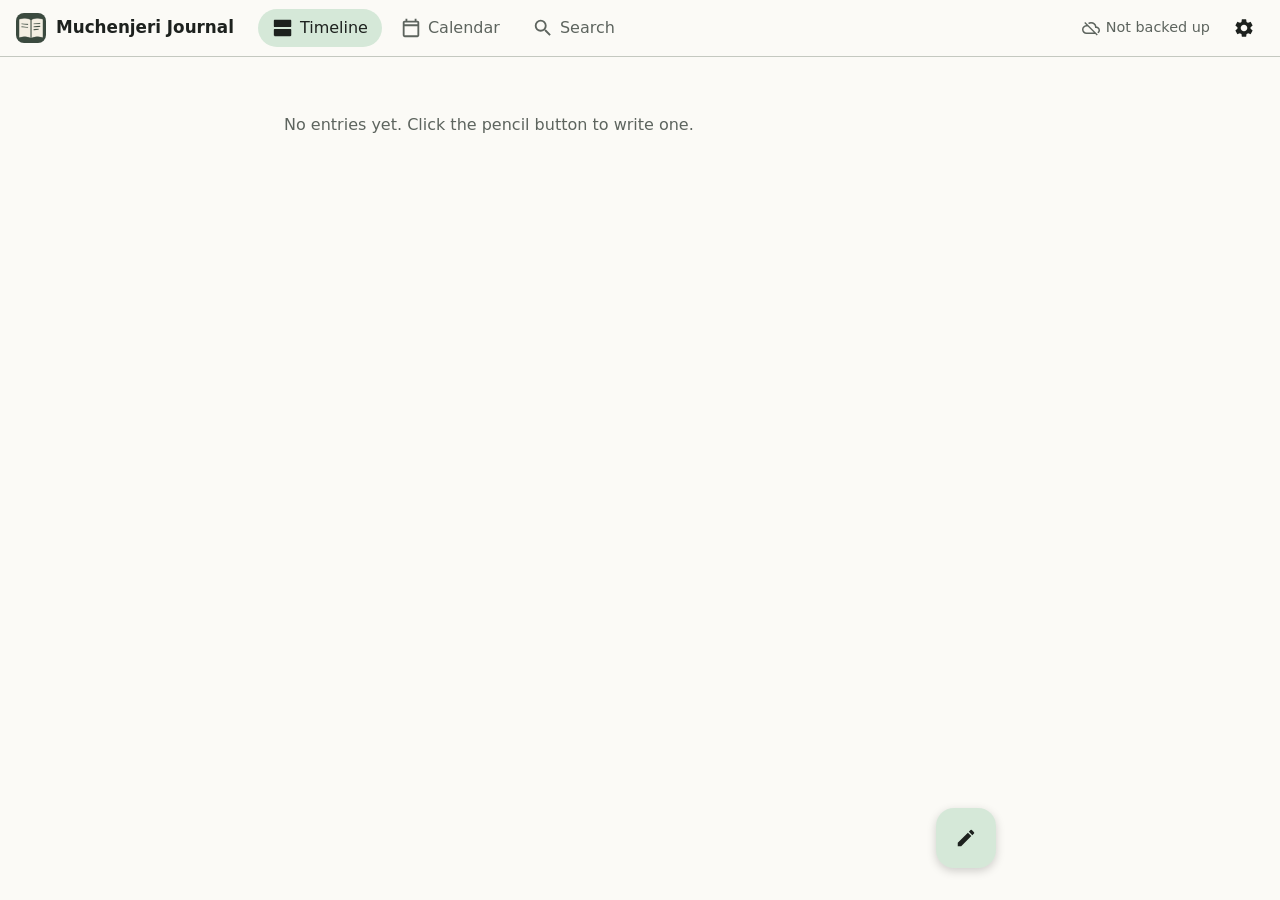
<file: journal/index.html>
<!doctype html>
<html lang="en">
<head>
<meta charset="utf-8">
<meta name="viewport" content="width=device-width, initial-scale=1, viewport-fit=cover">
<title>Muchenjeri Journal</title>
<meta name="description" content="A personal, offline-first journal that syncs with your own Google Drive.">
<meta name="theme-color" content="#3b4a3f">
<link rel="manifest" href="manifest.webmanifest">
<link rel="icon" href="icons/icon-192.png">
<link rel="apple-touch-icon" href="icons/icon-192.png">
<link rel="stylesheet" href="css/app.css">
<script>
  // Apply a saved theme choice before first paint.
  try { const t = localStorage.getItem('mj-theme'); if (t === 'light' || t === 'dark') document.documentElement.dataset.theme = t; } catch {}
</script>
<script type="module" src="js/app.js"></script>
</head>
<body>
  <header id="topbar">
    <a class="brand" href="#/"><img src="icons/icon-192.png" alt=""><span>Muchenjeri Journal</span></a>
    <nav id="tabs">
      <a href="#/" data-tab="timeline"><span class="ico" data-icon="agenda"></span>Timeline</a>
      <a href="#/calendar" data-tab="calendar"><span class="ico" data-icon="calendar"></span>Calendar</a>
      <a href="#/search" data-tab="search"><span class="ico" data-icon="search"></span>Search</a>
    </nav>
    <div class="top-actions">
      <button id="sync-status" class="status-btn" type="button"></button>
      <a class="icon-btn" href="#/settings" title="Settings" aria-label="Settings"><span class="ico" data-icon="settings"></span></a>
    </div>
  </header>
  <main id="view"><p class="empty">Loading…</p></main>
  <div id="toast" role="status" aria-live="polite"></div>
  <noscript><p class="empty">Muchenjeri Journal needs JavaScript.</p></noscript>
</body>
</html>
</file>
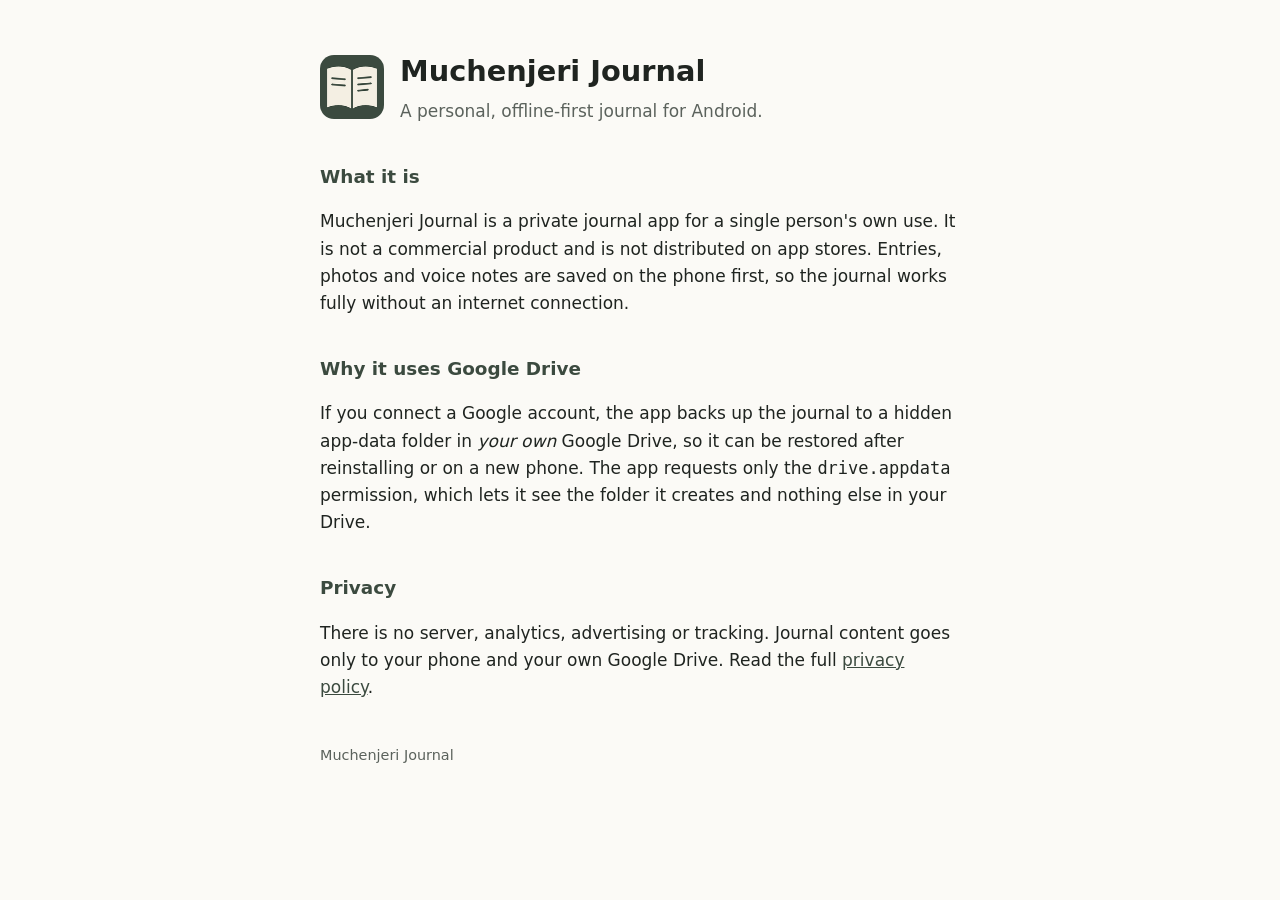
<file: muchenjeri-journal/index.html>
<!doctype html>
<html lang="en">
<head>
<meta charset="utf-8">
<meta name="viewport" content="width=device-width, initial-scale=1">
<title>Muchenjeri Journal</title>
<link rel="icon" href="logo-120.png">
<style>
  :root { --bg: #fbfaf6; --fg: #1f2420; --muted: #5b625c; --accent: #3b4a3f; }
  @media (prefers-color-scheme: dark) { :root { --bg: #161917; --fg: #e8ebe6; --muted: #a7afa8; --accent: #a3d0ae; } }
  body { margin: 0; background: var(--bg); color: var(--fg); font: 17px/1.6 system-ui, -apple-system, "Segoe UI", Roboto, sans-serif; }
  main { max-width: 640px; margin: 0 auto; padding: 48px 16px; }
  header { display: flex; align-items: center; gap: 16px; }
  header img { width: 64px; height: 64px; border-radius: 14px; }
  h1 { font-size: 1.8rem; margin: 0; }
  p.tag { color: var(--muted); margin: 4px 0 0; }
  h2 { font-size: 1.15rem; margin-top: 2em; color: var(--accent); }
  a { color: var(--accent); }
  footer { margin-top: 3em; color: var(--muted); font-size: 0.9rem; }
</style>
</head>
<body>
<main>
  <header>
    <img src="logo-120.png" alt="">
    <div>
      <h1>Muchenjeri Journal</h1>
      <p class="tag">A personal, offline-first journal for Android.</p>
    </div>
  </header>

  <h2>What it is</h2>
  <p>Muchenjeri Journal is a private journal app for a single person's own use. It is not a commercial product
  and is not distributed on app stores. Entries, photos and voice notes are saved on the phone first, so the
  journal works fully without an internet connection.</p>

  <h2>Why it uses Google Drive</h2>
  <p>If you connect a Google account, the app backs up the journal to a hidden app-data folder in
  <em>your own</em> Google Drive, so it can be restored after reinstalling or on a new phone. The app requests only
  the <code>drive.appdata</code> permission, which lets it see the folder it creates and nothing else in your Drive.</p>

  <h2>Privacy</h2>
  <p>There is no server, analytics, advertising or tracking. Journal content goes only to your phone and your own
  Google Drive. Read the full <a href="privacy.html">privacy policy</a>.</p>

  <footer>Muchenjeri Journal</footer>
</main>
</body>
</html>
</file>
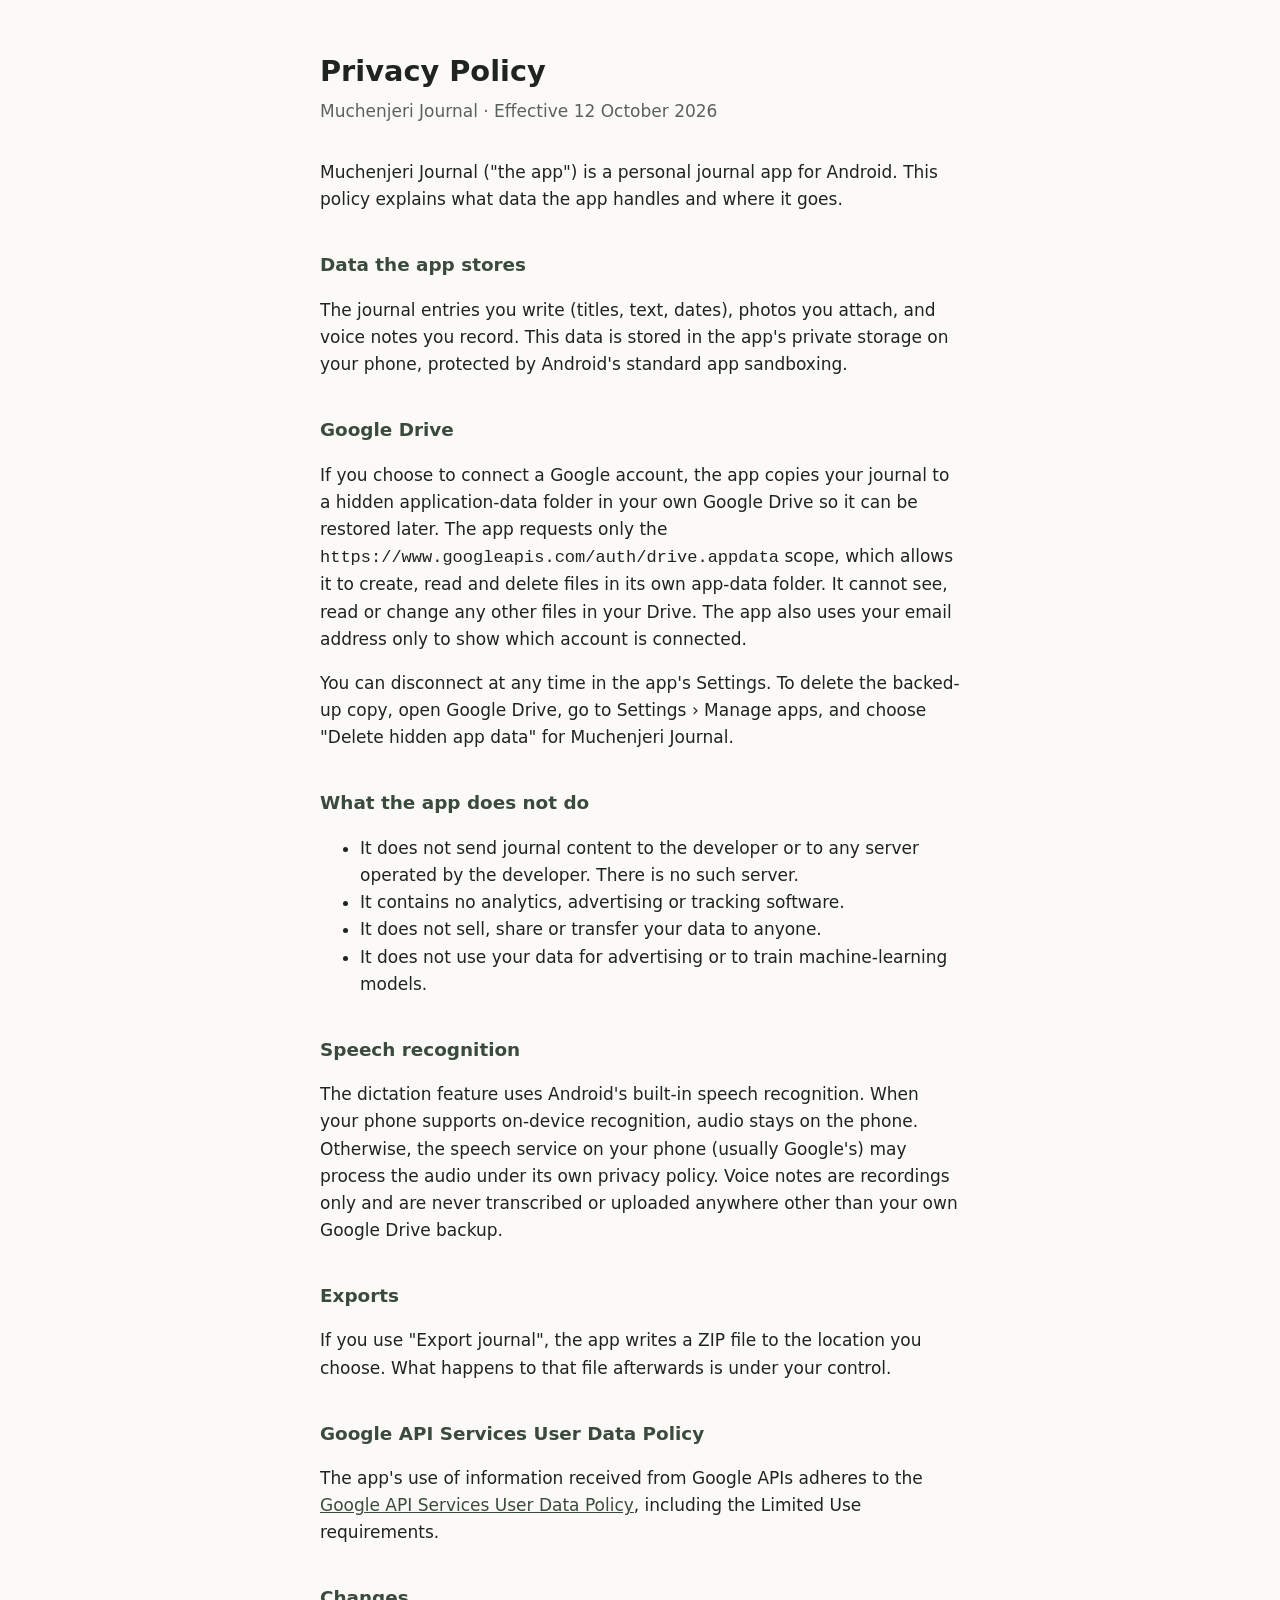
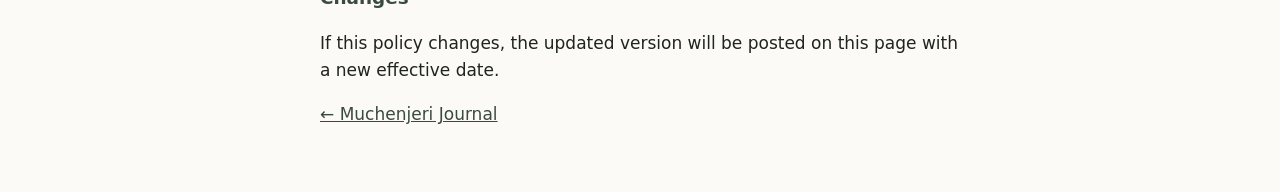
<file: muchenjeri-journal/privacy.html>
<!doctype html>
<html lang="en">
<head>
<meta charset="utf-8">
<meta name="viewport" content="width=device-width, initial-scale=1">
<title>Privacy Policy · Muchenjeri Journal</title>
<link rel="icon" href="logo-120.png">
<style>
  :root { --bg: #fbfaf6; --fg: #1f2420; --muted: #5b625c; --accent: #3b4a3f; }
  @media (prefers-color-scheme: dark) { :root { --bg: #161917; --fg: #e8ebe6; --muted: #a7afa8; --accent: #a3d0ae; } }
  body { margin: 0; background: var(--bg); color: var(--fg); font: 17px/1.6 system-ui, -apple-system, "Segoe UI", Roboto, sans-serif; }
  main { max-width: 640px; margin: 0 auto; padding: 48px 16px; }
  h1 { font-size: 1.8rem; margin: 0 0 4px; }
  p.date { color: var(--muted); margin: 0 0 2em; }
  h2 { font-size: 1.15rem; margin-top: 2em; color: var(--accent); }
  a { color: var(--accent); }
</style>
</head>
<body>
<main>
  <h1>Privacy Policy</h1>
  <p class="date">Muchenjeri Journal · Effective 12 October 2026</p>

  <p>Muchenjeri Journal ("the app") is a personal journal app for Android. This policy explains what data the app
  handles and where it goes.</p>

  <h2>Data the app stores</h2>
  <p>The journal entries you write (titles, text, dates), photos you attach, and voice notes you record. This data
  is stored in the app's private storage on your phone, protected by Android's standard app sandboxing.</p>

  <h2>Google Drive</h2>
  <p>If you choose to connect a Google account, the app copies your journal to a hidden application-data folder in
  your own Google Drive so it can be restored later. The app requests only the
  <code>https://www.googleapis.com/auth/drive.appdata</code> scope, which allows it to create, read and delete
  files in its own app-data folder. It cannot see, read or change any other files in your Drive. The app also uses
  your email address only to show which account is connected.</p>
  <p>You can disconnect at any time in the app's Settings. To delete the backed-up copy, open Google Drive, go to
  Settings &rsaquo; Manage apps, and choose "Delete hidden app data" for Muchenjeri Journal.</p>

  <h2>What the app does not do</h2>
  <ul>
    <li>It does not send journal content to the developer or to any server operated by the developer. There is no such server.</li>
    <li>It contains no analytics, advertising or tracking software.</li>
    <li>It does not sell, share or transfer your data to anyone.</li>
    <li>It does not use your data for advertising or to train machine-learning models.</li>
  </ul>

  <h2>Speech recognition</h2>
  <p>The dictation feature uses Android's built-in speech recognition. When your phone supports on-device
  recognition, audio stays on the phone. Otherwise, the speech service on your phone (usually Google's) may process
  the audio under its own privacy policy. Voice notes are recordings only and are never transcribed or uploaded
  anywhere other than your own Google Drive backup.</p>

  <h2>Exports</h2>
  <p>If you use "Export journal", the app writes a ZIP file to the location you choose. What happens to that file
  afterwards is under your control.</p>

  <h2>Google API Services User Data Policy</h2>
  <p>The app's use of information received from Google APIs adheres to the
  <a href="https://developers.google.com/terms/api-services-user-data-policy">Google API Services User Data Policy</a>,
  including the Limited Use requirements.</p>

  <h2>Changes</h2>
  <p>If this policy changes, the updated version will be posted on this page with a new effective date.</p>

  <p><a href="index.html">&larr; Muchenjeri Journal</a></p>
</main>
</body>
</html>
</file>
<file: journal/css/app.css>
:root {
  --bg: #fbfaf6;
  --surface: #f2f1ea;
  --surface-2: #e8e7df;
  --fg: #1d211e;
  --muted: #5d645e;
  --outline: #c4c8c0;
  --accent: #3b5b45;
  --on-accent: #ffffff;
  --accent-soft: #d5e8d8;
  --danger: #b3261e;
  --danger-soft: #f9dedc;
  --dictate-soft: #e6defa;
  --radius: 14px;
  color-scheme: light;
}
@media (prefers-color-scheme: dark) {
  :root:not([data-theme="light"]) {
    --bg: #151816; --surface: #1e2220; --surface-2: #2a2f2c; --fg: #e6e9e4; --muted: #a6aea7; --outline: #3c433e;
    --accent: #a3d0ae; --on-accent: #0c2015; --accent-soft: #2b4433; --danger: #f2b8b5; --danger-soft: #5a1d1a;
    --dictate-soft: #3a3350; color-scheme: dark;
  }
}
:root[data-theme="dark"] {
  --bg: #151816; --surface: #1e2220; --surface-2: #2a2f2c; --fg: #e6e9e4; --muted: #a6aea7; --outline: #3c433e;
  --accent: #a3d0ae; --on-accent: #0c2015; --accent-soft: #2b4433; --danger: #f2b8b5; --danger-soft: #5a1d1a;
  --dictate-soft: #3a3350; color-scheme: dark;
}

* { box-sizing: border-box; }
html, body { margin: 0; background: var(--bg); color: var(--fg); }
body { font: 16px/1.5 system-ui, -apple-system, "Segoe UI", Roboto, sans-serif; min-height: 100vh; }
a { color: var(--accent); }
button { font: inherit; color: inherit; }
.ico svg { width: 22px; height: 22px; fill: currentColor; display: block; }
.ico { display: inline-flex; }

/* ---- Top bar ---- */
#topbar {
  position: sticky; top: 0; z-index: 10; display: flex; align-items: center; gap: 12px;
  padding: 8px 16px; background: var(--bg); border-bottom: 1px solid var(--outline);
}
.brand { display: flex; align-items: center; gap: 10px; text-decoration: none; color: var(--fg); font-weight: 600; font-size: 1.05rem; white-space: nowrap; }
.brand img { width: 30px; height: 30px; border-radius: 8px; }
#tabs { display: flex; gap: 4px; margin-left: 12px; }
#tabs a { display: flex; align-items: center; gap: 6px; padding: 7px 14px; border-radius: 999px; text-decoration: none; color: var(--muted); font-weight: 500; }
#tabs a.active { background: var(--accent-soft); color: var(--fg); }
.top-actions { margin-left: auto; display: flex; align-items: center; gap: 4px; }
.icon-btn { display: inline-flex; align-items: center; justify-content: center; width: 40px; height: 40px; border-radius: 50%; border: 0; background: none; color: var(--fg); cursor: pointer; text-decoration: none; }
.icon-btn:hover { background: var(--surface-2); }
.status-btn { display: flex; align-items: center; gap: 6px; border: 0; background: none; color: var(--muted); padding: 6px 10px; border-radius: 999px; cursor: pointer; font-size: 0.9rem; white-space: nowrap; }
.status-btn:hover { background: var(--surface-2); }
.status-btn .ico svg { width: 18px; height: 18px; }
.status-btn.error { color: var(--danger); }
.status-btn.action { background: var(--accent); color: var(--on-accent); }

body.editing #topbar { display: none; }

@media (max-width: 720px) {
  .brand span { display: none; }
  #tabs { position: fixed; bottom: 0; left: 0; right: 0; margin: 0; justify-content: space-around; padding: 6px 8px calc(6px + env(safe-area-inset-bottom));
    background: var(--surface); border-top: 1px solid var(--outline); z-index: 10; }
  #tabs a { flex-direction: column; gap: 2px; font-size: 0.8rem; padding: 4px 16px; }
  main { padding-bottom: 90px; }
  body.editing #tabs { display: none; }
}

/* ---- Lists ---- */
main { max-width: 760px; margin: 0 auto; padding: 8px 16px 96px; }
.day-header { position: sticky; top: 57px; background: var(--bg); color: var(--accent); font-weight: 600; font-size: 0.95rem; padding: 14px 4px 6px; z-index: 1; }
@media (max-width: 720px) { .day-header { top: 57px; } }
.card { display: block; width: 100%; text-align: left; background: var(--surface); border: 0; border-radius: var(--radius); padding: 12px 16px; margin: 6px 0; cursor: pointer; color: var(--fg); text-decoration: none; }
.card:hover { background: var(--surface-2); }
.meta { display: flex; align-items: center; gap: 10px; color: var(--muted); font-size: 0.85rem; }
.meta .spacer { flex: 1; }
.meta .ind { display: inline-flex; align-items: center; gap: 3px; }
.meta .ico svg { width: 16px; height: 16px; }
.card h3 { margin: 4px 0 0; font-size: 1.05rem; font-weight: 600; }
.card p { margin: 4px 0 0; color: var(--muted); display: -webkit-box; -webkit-line-clamp: 3; -webkit-box-orient: vertical; overflow: hidden; }
.card mark { background: none; color: var(--accent); font-weight: 700; }
.empty { color: var(--muted); padding: 32px 8px; }
.fab { position: fixed; right: max(24px, calc(50vw - 380px + 24px)); bottom: 32px; width: 60px; height: 60px; border-radius: 18px; border: 0; background: var(--accent-soft); color: var(--fg); box-shadow: 0 3px 10px rgba(0,0,0,.18); cursor: pointer; display: flex; align-items: center; justify-content: center; }
.fab:hover { filter: brightness(0.97); }
@media (max-width: 720px) { .fab { bottom: 92px; right: 20px; } }

/* ---- Calendar ---- */
.cal-head { display: flex; align-items: center; gap: 8px; padding: 12px 0 4px; }
.cal-head input[type="month"] { flex: 1; font: inherit; font-size: 1.1rem; text-align: center; background: none; border: 0; color: var(--accent); font-weight: 600; }
.cal-grid { display: grid; grid-template-columns: repeat(7, 1fr); gap: 2px; text-align: center; }
.cal-grid .dow { color: var(--muted); font-size: 0.8rem; padding: 4px 0; }
.cal-day { aspect-ratio: 1.3; border: 0; background: none; border-radius: 50%; cursor: pointer; display: flex; flex-direction: column; align-items: center; justify-content: center; max-width: 64px; margin: 0 auto; width: 100%; }
.cal-day:hover { background: var(--surface-2); }
.cal-day.today { color: var(--accent); font-weight: 700; }
.cal-day.has { font-weight: 700; }
.cal-day .dot { width: 5px; height: 5px; border-radius: 50%; margin-top: 2px; }
.cal-day.has .dot { background: var(--accent); }
.cal-day.selected { background: var(--accent); color: var(--on-accent); }
.cal-day.selected .dot { background: var(--on-accent); }

/* ---- Search ---- */
.search-box { display: flex; align-items: center; gap: 8px; border: 1px solid var(--outline); border-radius: 12px; padding: 4px 12px; margin: 12px 0; background: var(--bg); }
.search-box input { flex: 1; border: 0; background: none; font: inherit; padding: 10px 0; color: var(--fg); outline: none; }
.search-box:focus-within { border-color: var(--accent); }

/* ---- Editor ---- */
.editor-bar { position: sticky; top: 0; z-index: 5; display: flex; align-items: center; gap: 4px; padding: 8px 0; background: var(--bg); }
.editor-bar .date { flex: 1; min-width: 0; border: 0; background: none; text-align: left; cursor: pointer; padding: 4px 8px; border-radius: 8px; }
.editor-bar .date:hover { background: var(--surface-2); }
.editor-bar .date b { display: block; font-size: 1.05rem; font-weight: 600; white-space: nowrap; overflow: hidden; text-overflow: ellipsis; }
.editor-bar .date small { color: var(--muted); font-size: 0.8rem; }
.done-btn { color: var(--accent); }
.title-input { width: 100%; border: 0; background: none; font: inherit; font-size: 1.6rem; font-weight: 600; color: var(--fg); padding: 8px 0; outline: none; }
.title-input::placeholder, .body-input::placeholder { color: var(--outline); }
.body-input { width: 100%; border: 0; background: none; font: inherit; font-size: 1.15rem; line-height: 1.75; color: var(--fg); resize: none; outline: none; min-height: 45vh; padding: 8px 0 32px; overflow: hidden; }
.editor-tools { position: sticky; bottom: 0; display: flex; gap: 4px; padding: 8px 0 calc(8px + env(safe-area-inset-bottom)); background: var(--bg); border-top: 1px solid var(--outline); }
.tool { display: inline-flex; align-items: center; gap: 6px; border: 0; background: none; color: var(--accent); font-weight: 500; padding: 8px 12px; border-radius: 999px; cursor: pointer; }
.tool:hover { background: var(--surface-2); }
.tool[disabled] { opacity: 0.4; cursor: default; }
.kbd-hint { margin-left: auto; align-self: center; color: var(--muted); font-size: 0.8rem; }
@media (max-width: 720px) { .kbd-hint { display: none; } }

.photos { display: flex; gap: 8px; overflow-x: auto; padding: 6px 0; }
.thumb { position: relative; flex: 0 0 auto; width: 110px; height: 110px; border-radius: 10px; overflow: hidden; background: var(--surface-2); border: 0; padding: 0; cursor: pointer; }
.thumb img { width: 100%; height: 100%; object-fit: cover; display: block; }
.thumb .placeholder { display: flex; flex-direction: column; align-items: center; justify-content: center; height: 100%; color: var(--muted); font-size: 0.75rem; padding: 6px; text-align: center; }
.thumb .remove { position: absolute; top: 4px; right: 4px; width: 26px; height: 26px; border-radius: 50%; border: 0; background: rgba(0,0,0,.55); color: #fff; display: none; align-items: center; justify-content: center; cursor: pointer; }
.thumb:hover .remove, .thumb:focus-within .remove { display: flex; }
.thumb .remove .ico svg { width: 16px; height: 16px; }
.voice { display: flex; align-items: center; gap: 10px; background: var(--accent-soft); border-radius: 12px; padding: 8px 8px 8px 14px; margin: 6px 0; }
.voice .label { display: flex; align-items: center; gap: 4px; font-weight: 600; font-size: 0.9rem; white-space: nowrap; }
.voice .label .ico svg { width: 16px; height: 16px; }
.voice audio { flex: 1; min-width: 0; height: 36px; }
.voice small { color: var(--muted); white-space: nowrap; }

.banner { display: flex; align-items: center; gap: 10px; padding: 10px 14px; border-radius: 12px; margin: 6px 0; }
.banner.rec { background: var(--danger-soft); }
.banner.rec .dotrec { width: 10px; height: 10px; border-radius: 50%; background: var(--danger); }
.banner.dictate { background: var(--dictate-soft); flex-wrap: wrap; }
.banner .grow { flex: 1; }
.banner .partial { flex-basis: 100%; font-style: italic; color: var(--muted); }
.text-btn { border: 0; background: none; color: var(--accent); font-weight: 600; padding: 6px 10px; border-radius: 8px; cursor: pointer; }
.text-btn:hover { background: var(--surface-2); }
.text-btn.danger { color: var(--danger); }

.menu { position: absolute; right: 0; top: 48px; background: var(--surface); border-radius: 10px; box-shadow: 0 6px 24px rgba(0,0,0,.2); padding: 6px 0; min-width: 240px; z-index: 20; }
.menu button { display: flex; align-items: center; gap: 12px; width: 100%; border: 0; background: none; padding: 10px 16px; text-align: left; cursor: pointer; }
.menu button:hover { background: var(--surface-2); }

/* ---- Lightbox ---- */
.lightbox { position: fixed; inset: 0; background: #000; z-index: 50; display: flex; align-items: center; justify-content: center; }
.lightbox img { max-width: 100%; max-height: 100%; object-fit: contain; cursor: zoom-in; }
.lightbox.zoomed { overflow: auto; align-items: flex-start; justify-content: flex-start; }
.lightbox.zoomed img { max-width: none; max-height: none; cursor: zoom-out; }
.lightbox .lb-btn { position: fixed; color: #fff; background: rgba(255,255,255,.12); }
.lightbox .lb-btn:hover { background: rgba(255,255,255,.25); }
.lightbox .lb-close { top: 16px; left: 16px; }
.lightbox .lb-prev { left: 16px; top: 50%; }
.lightbox .lb-next { right: 16px; top: 50%; }
.lightbox .lb-count { position: fixed; top: 24px; right: 24px; color: #fff; }

/* ---- Settings ---- */
.section { border-top: 1px solid var(--outline); padding: 16px 4px 8px; }
.section:first-child { border-top: 0; }
.section h2 { font-size: 0.95rem; color: var(--accent); margin: 0 0 8px; }
.row { padding: 8px 0; }
.row .sub { color: var(--muted); font-size: 0.92rem; }
.row.link { cursor: pointer; border-radius: 8px; }
.btn { border: 0; border-radius: 999px; padding: 9px 20px; background: var(--accent); color: var(--on-accent); font-weight: 600; cursor: pointer; margin: 6px 8px 6px 0; }
.btn.outline { background: none; color: var(--accent); border: 1px solid var(--outline); }
.btn[disabled] { opacity: 0.5; cursor: default; }
.error-text { color: var(--danger); }
.seg { display: inline-flex; border: 1px solid var(--outline); border-radius: 999px; overflow: hidden; }
.seg button { border: 0; background: none; padding: 8px 18px; cursor: pointer; }
.seg button.on { background: var(--accent-soft); font-weight: 600; }
.privacy p { color: var(--muted); font-size: 0.92rem; }

/* ---- Dialogs, toast ---- */
dialog { border: 0; border-radius: 20px; padding: 24px; background: var(--surface); color: var(--fg); max-width: min(440px, calc(100vw - 32px)); }
dialog::backdrop { background: rgba(0,0,0,.4); }
dialog h3 { margin: 0 0 12px; }
dialog p { color: var(--muted); }
dialog .actions { display: flex; justify-content: flex-end; gap: 8px; margin-top: 16px; }
dialog input[type="datetime-local"] { font: inherit; padding: 8px; border-radius: 8px; border: 1px solid var(--outline); background: var(--bg); color: var(--fg); width: 100%; }
#toast { position: fixed; left: 50%; bottom: 28px; transform: translateX(-50%); background: #1d211e; color: #f2f1ea; padding: 12px 18px; border-radius: 10px; display: none; align-items: center; gap: 16px; z-index: 60; box-shadow: 0 4px 16px rgba(0,0,0,.3); max-width: calc(100vw - 32px); }
#toast.show { display: flex; }
#toast button { border: 0; background: none; color: #a3d0ae; font-weight: 700; cursor: pointer; }
@media (max-width: 720px) { #toast { bottom: 96px; } }

/* ---- Book-like reading and writing ---- */
:root { --serif: "Iowan Old Style", "Palatino Linotype", Palatino, "Book Antiqua", Georgia, "Noto Serif", serif; }
.body-input { font-family: var(--serif); font-size: 1.15rem; line-height: 1.7; }
.bar-spacer { flex: 1; }
.editor-bar .date[hidden] + .bar-spacer { flex: 1; }
[hidden] { display: none !important; }
.reading-head { text-align: center; padding: 12px 0 8px; }
.reading-date { color: var(--accent); font-weight: 600; font-size: 0.95rem; }
.reading-status { color: var(--muted); font-size: 0.8rem; margin-top: 2px; }
.reading-title { font-family: var(--serif); font-weight: 600; font-size: 2rem; line-height: 1.25; margin: 18px 0 4px; }
.reading { font-family: var(--serif); font-size: 1.2rem; line-height: 1.75; text-align: justify; hyphens: auto; -webkit-hyphens: auto;
  max-width: 36em; margin: 16px auto 96px; text-wrap: pretty; }
.reading p { margin: 0; }
.reading p.indent { text-indent: 1.6em; }
.reading p.gap { margin-top: 1em; }
.reading .scene-break { text-align: center; color: var(--muted); margin: 1.2em 0; font-size: 1.3rem; }
.reading .reading-h { font-family: var(--serif); text-align: left; line-height: 1.35; margin: 0 0 0.3em; }
.reading .reading-h.gap { margin-top: 1.3em; }
.reading h2.reading-h { font-size: 1.45rem; }
.reading h3.reading-h { font-size: 1.25rem; }
.reading h4.reading-h { font-size: 1.1rem; }
body.reading-mode .thumb .remove, body.reading-mode .voice .icon-btn { display: none !important; }
body.reading-mode #view { max-width: 820px; }
</file>
